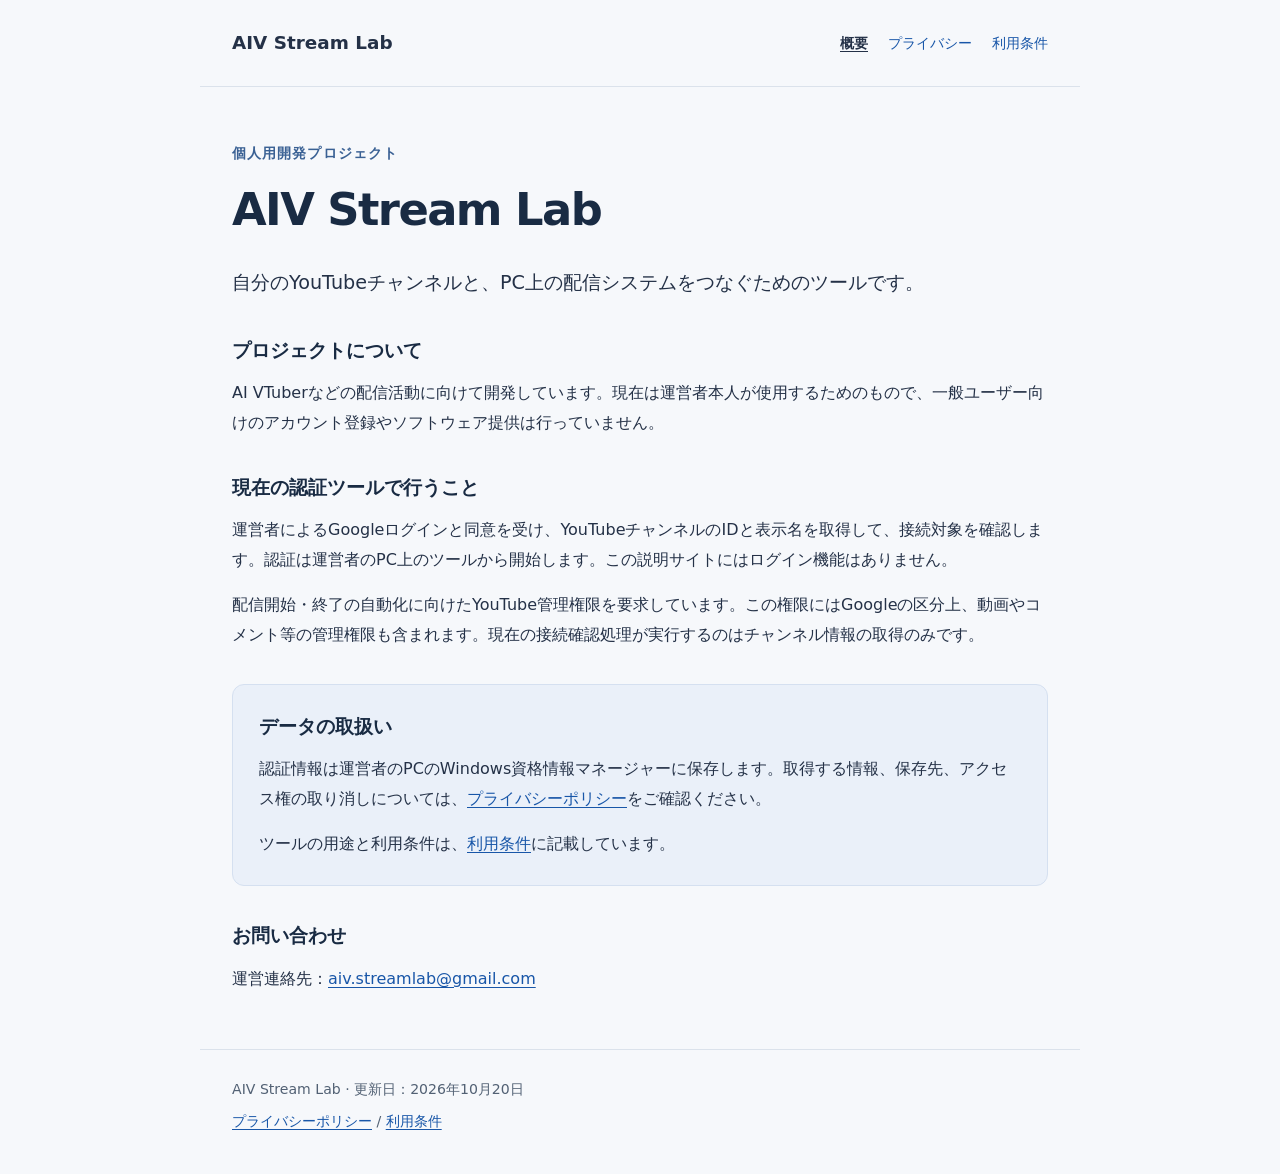
<file: index.html>
<!doctype html>
<html lang="ja">
<head>
  <meta charset="utf-8">
  <meta name="viewport" content="width=device-width, initial-scale=1">
  <meta name="description" content="AIV Stream Labの個人用YouTube接続ツールについての説明とデータの取扱い。">
  <title>AIV Stream Lab</title>
  <link rel="stylesheet" href="style.css">
</head>
<body>
  <header><a class="brand" href="index.html">AIV Stream Lab</a><nav aria-label="メイン"><a href="index.html" aria-current="page">概要</a><a href="privacy.html">プライバシー</a><a href="terms.html">利用条件</a></nav></header>
  <main>
    <p class="eyebrow">個人用開発プロジェクト</p>
    <h1>AIV Stream Lab</h1>
    <p class="lead">自分のYouTubeチャンネルと、PC上の配信システムをつなぐためのツールです。</p>
    <section><h2>プロジェクトについて</h2><p>AI VTuberなどの配信活動に向けて開発しています。現在は運営者本人が使用するためのもので、一般ユーザー向けのアカウント登録やソフトウェア提供は行っていません。</p></section>
    <section><h2>現在の認証ツールで行うこと</h2><p>運営者によるGoogleログインと同意を受け、YouTubeチャンネルのIDと表示名を取得して、接続対象を確認します。認証は運営者のPC上のツールから開始します。この説明サイトにはログイン機能はありません。</p><p>配信開始・終了の自動化に向けたYouTube管理権限を要求しています。この権限にはGoogleの区分上、動画やコメント等の管理権限も含まれます。現在の接続確認処理が実行するのはチャンネル情報の取得のみです。</p></section>
    <section class="panel"><h2>データの取扱い</h2><p>認証情報は運営者のPCのWindows資格情報マネージャーに保存します。取得する情報、保存先、アクセス権の取り消しについては、<a href="privacy.html">プライバシーポリシー</a>をご確認ください。</p><p>ツールの用途と利用条件は、<a href="terms.html">利用条件</a>に記載しています。</p></section>
    <section><h2>お問い合わせ</h2><p>運営連絡先：<a href="mailto:aiv.streamlab@gmail.com">aiv.streamlab@gmail.com</a></p></section>
  </main>
  <footer><p>AIV Stream Lab · 更新日：2026年10月20日</p><p><a href="privacy.html">プライバシーポリシー</a> / <a href="terms.html">利用条件</a></p></footer>
</body>
</html>
</file>
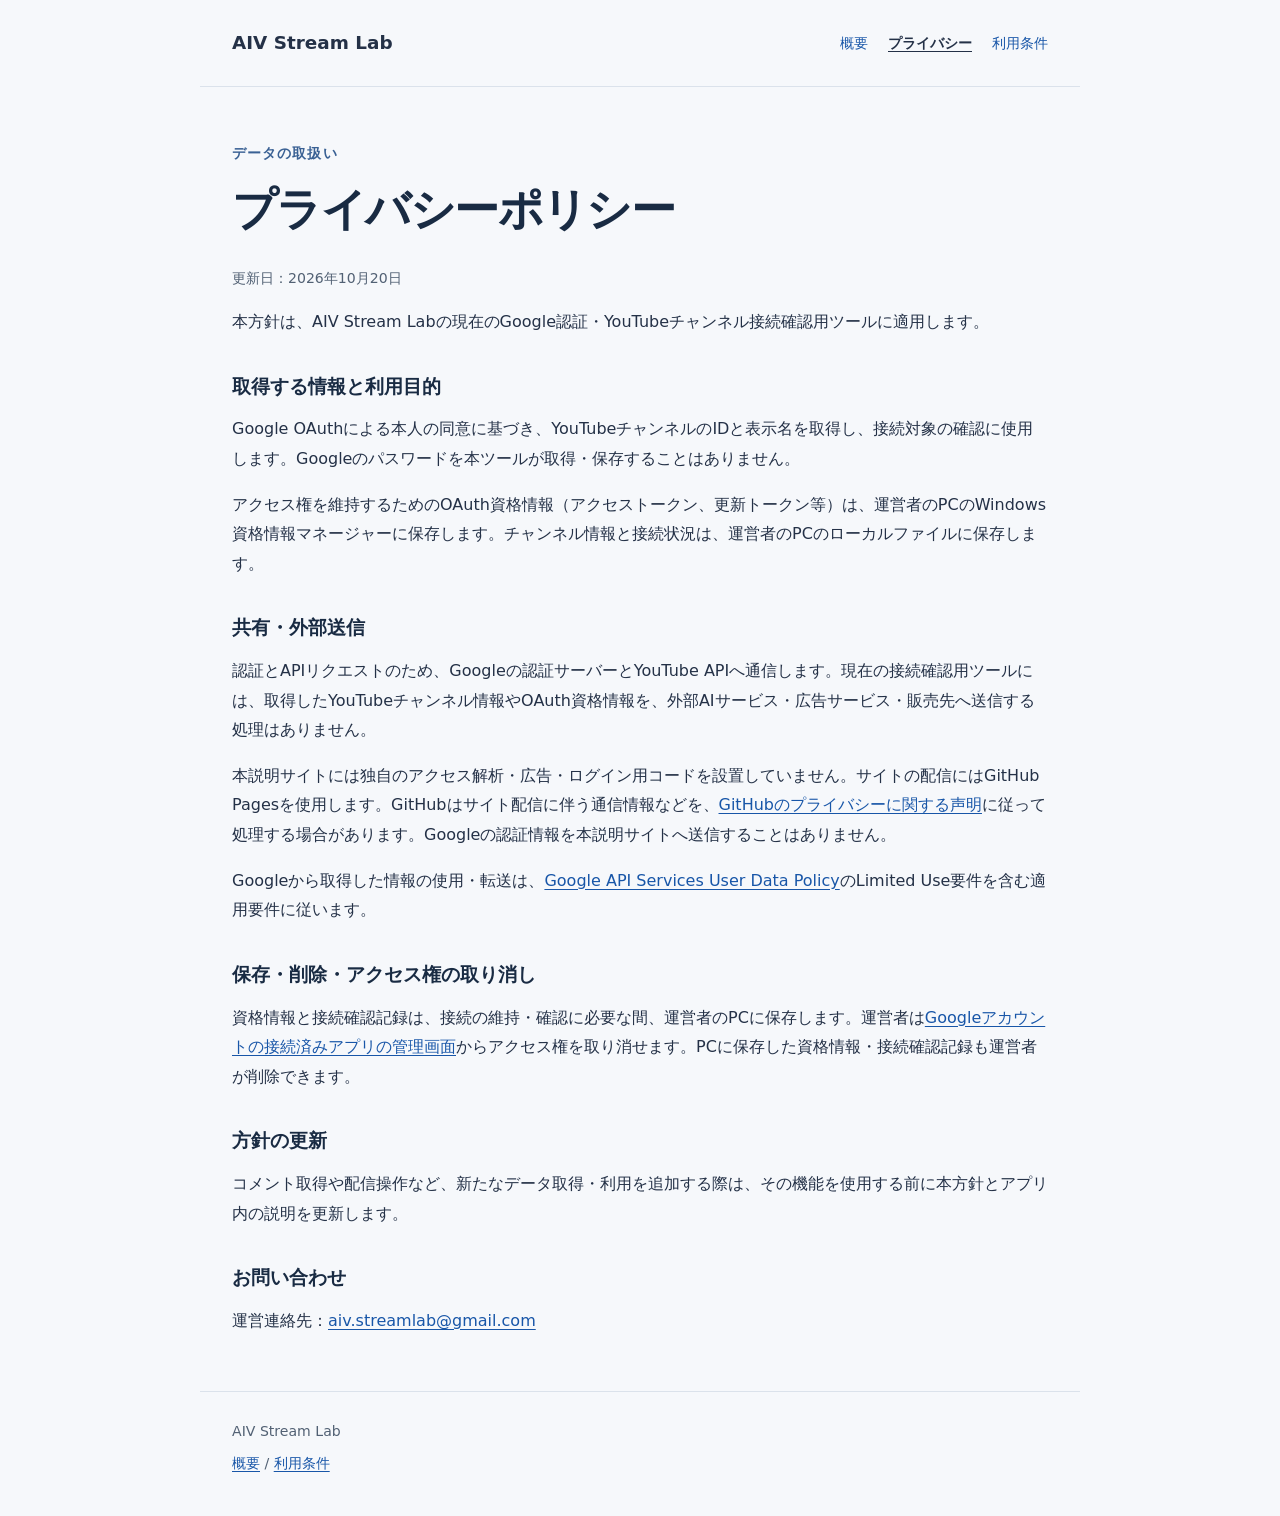
<file: privacy.html>
<!doctype html>
<html lang="ja">
<head>
  <meta charset="utf-8">
  <meta name="viewport" content="width=device-width, initial-scale=1">
  <meta name="description" content="AIV Stream Lab認証用ツールの取得情報、利用目的、保存、共有、削除について。">
  <title>プライバシーポリシー | AIV Stream Lab</title>
  <link rel="stylesheet" href="style.css">
</head>
<body>
  <header><a class="brand" href="index.html">AIV Stream Lab</a><nav aria-label="メイン"><a href="index.html">概要</a><a href="privacy.html" aria-current="page">プライバシー</a><a href="terms.html">利用条件</a></nav></header>
  <main>
    <p class="eyebrow">データの取扱い</p>
    <h1>プライバシーポリシー</h1>
    <p class="updated">更新日：2026年10月20日</p>
    <p>本方針は、AIV Stream Labの現在のGoogle認証・YouTubeチャンネル接続確認用ツールに適用します。</p>
    <section><h2>取得する情報と利用目的</h2><p>Google OAuthによる本人の同意に基づき、YouTubeチャンネルのIDと表示名を取得し、接続対象の確認に使用します。Googleのパスワードを本ツールが取得・保存することはありません。</p><p>アクセス権を維持するためのOAuth資格情報（アクセストークン、更新トークン等）は、運営者のPCのWindows資格情報マネージャーに保存します。チャンネル情報と接続状況は、運営者のPCのローカルファイルに保存します。</p></section>
    <section><h2>共有・外部送信</h2><p>認証とAPIリクエストのため、Googleの認証サーバーとYouTube APIへ通信します。現在の接続確認用ツールには、取得したYouTubeチャンネル情報やOAuth資格情報を、外部AIサービス・広告サービス・販売先へ送信する処理はありません。</p><p>本説明サイトには独自のアクセス解析・広告・ログイン用コードを設置していません。サイトの配信にはGitHub Pagesを使用します。GitHubはサイト配信に伴う通信情報などを、<a href="https://docs.github.com/en/site-policy/privacy-policies/github-general-privacy-statement">GitHubのプライバシーに関する声明</a>に従って処理する場合があります。Googleの認証情報を本説明サイトへ送信することはありません。</p><p>Googleから取得した情報の使用・転送は、<a href="https://developers.google.com/terms/api-services-user-data-policy">Google API Services User Data Policy</a>のLimited Use要件を含む適用要件に従います。</p></section>
    <section><h2>保存・削除・アクセス権の取り消し</h2><p>資格情報と接続確認記録は、接続の維持・確認に必要な間、運営者のPCに保存します。運営者は<a href="https://myaccount.google.com/connections">Googleアカウントの接続済みアプリの管理画面</a>からアクセス権を取り消せます。PCに保存した資格情報・接続確認記録も運営者が削除できます。</p></section>
    <section><h2>方針の更新</h2><p>コメント取得や配信操作など、新たなデータ取得・利用を追加する際は、その機能を使用する前に本方針とアプリ内の説明を更新します。</p></section>
    <section><h2>お問い合わせ</h2><p>運営連絡先：<a href="mailto:aiv.streamlab@gmail.com">aiv.streamlab@gmail.com</a></p></section>
  </main>
  <footer><p>AIV Stream Lab</p><p><a href="index.html">概要</a> / <a href="terms.html">利用条件</a></p></footer>
</body>
</html>
</file>
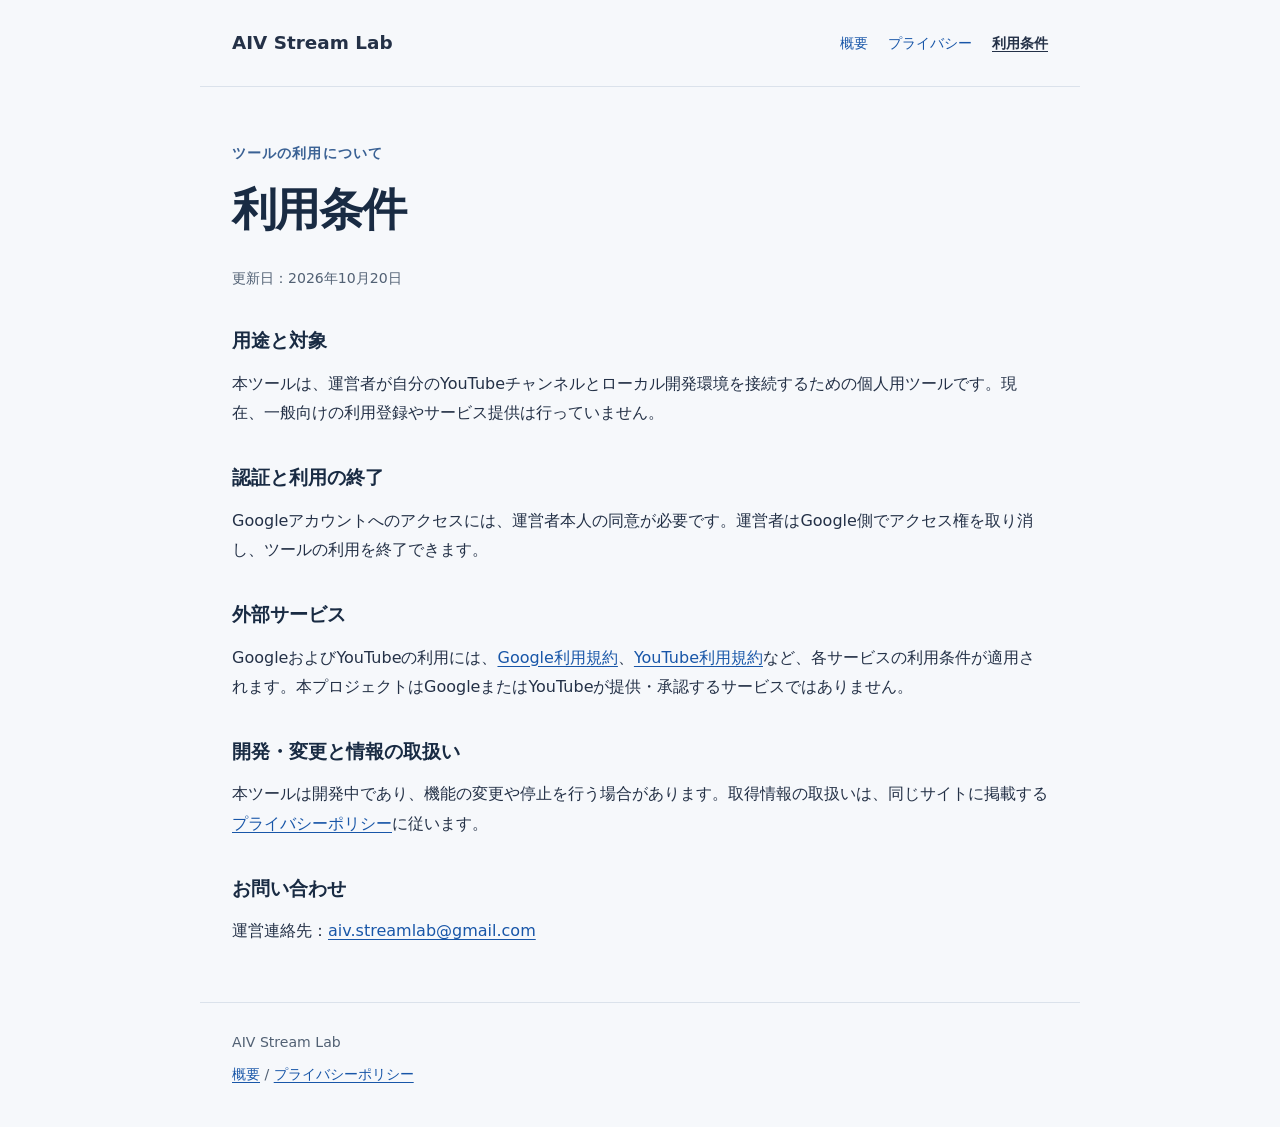
<file: terms.html>
<!doctype html>
<html lang="ja">
<head>
  <meta charset="utf-8">
  <meta name="viewport" content="width=device-width, initial-scale=1">
  <meta name="description" content="AIV Stream Lab認証用ツールの用途と利用条件。">
  <title>利用条件 | AIV Stream Lab</title>
  <link rel="stylesheet" href="style.css">
</head>
<body>
  <header><a class="brand" href="index.html">AIV Stream Lab</a><nav aria-label="メイン"><a href="index.html">概要</a><a href="privacy.html">プライバシー</a><a href="terms.html" aria-current="page">利用条件</a></nav></header>
  <main>
    <p class="eyebrow">ツールの利用について</p>
    <h1>利用条件</h1>
    <p class="updated">更新日：2026年10月20日</p>
    <section><h2>用途と対象</h2><p>本ツールは、運営者が自分のYouTubeチャンネルとローカル開発環境を接続するための個人用ツールです。現在、一般向けの利用登録やサービス提供は行っていません。</p></section>
    <section><h2>認証と利用の終了</h2><p>Googleアカウントへのアクセスには、運営者本人の同意が必要です。運営者はGoogle側でアクセス権を取り消し、ツールの利用を終了できます。</p></section>
    <section><h2>外部サービス</h2><p>GoogleおよびYouTubeの利用には、<a href="https://policies.google.com/terms">Google利用規約</a>、<a href="https://www.youtube.com/t/terms">YouTube利用規約</a>など、各サービスの利用条件が適用されます。本プロジェクトはGoogleまたはYouTubeが提供・承認するサービスではありません。</p></section>
    <section><h2>開発・変更と情報の取扱い</h2><p>本ツールは開発中であり、機能の変更や停止を行う場合があります。取得情報の取扱いは、同じサイトに掲載する<a href="privacy.html">プライバシーポリシー</a>に従います。</p></section>
    <section><h2>お問い合わせ</h2><p>運営連絡先：<a href="mailto:aiv.streamlab@gmail.com">aiv.streamlab@gmail.com</a></p></section>
  </main>
  <footer><p>AIV Stream Lab</p><p><a href="index.html">概要</a> / <a href="privacy.html">プライバシーポリシー</a></p></footer>
</body>
</html>
</file>
<file: style.css>
:root { color-scheme: light; font-family: system-ui, -apple-system, "Segoe UI", "Noto Sans JP", sans-serif; color: #243147; background: #f6f8fb; font-size: 16px; }
* { box-sizing: border-box; }
body { margin: 0; line-height: 1.85; }
a { color: #1856a8; text-underline-offset: .2em; overflow-wrap: anywhere; }
a:hover { color: #123b72; }
a:focus-visible { outline: 3px solid #2277ce; outline-offset: 5px; }
header, main, footer { max-width: 880px; margin-inline: auto; padding-inline: 32px; }
header { display: flex; align-items: center; justify-content: space-between; flex-wrap: wrap; gap: 16px; padding-block: 26px; border-bottom: 1px solid #dbe2eb; }
.brand { color: #243147; font-weight: 750; font-size: 1.15rem; text-decoration: none; }
nav { display: flex; flex-wrap: wrap; gap: 20px; font-size: .88rem; }
nav a { text-decoration: none; }
nav a[aria-current] { color: #243147; text-decoration: underline; font-weight: 650; }
main { padding-block: 54px 40px; }
.eyebrow { color: #3a6194; font-size: .85rem; font-weight: 650; letter-spacing: .08em; margin: 0 0 12px; }
h1 { color: #192b43; font-size: clamp(1.8rem, 5vw, 2.8rem); line-height: 1.45; letter-spacing: -.035em; margin: 0 0 22px; overflow-wrap: anywhere; }
.lead { font-size: 1.2rem; max-width: 38em; }
h2 { color: #192b43; font-size: 1.2rem; line-height: 1.65; margin: 0 0 12px; }
p { margin: 0 0 16px; }
section { margin-top: 34px; }
.panel { background: #eaf0f9; border: 1px solid #d5e0f0; border-radius: 12px; padding: 26px; }
.panel p:last-child { margin-bottom: 0; }
.updated, footer { color: #526174; font-size: .88rem; }
footer { padding-block: 26px 34px; border-top: 1px solid #dbe2eb; }
footer p { margin-bottom: 6px; }
@media (max-width: 540px) { header, main, footer { padding-inline: 22px; } header { align-items: flex-start; flex-direction: column; gap: 12px; } nav { gap: 18px; } main { padding-top: 36px; } .panel { padding: 20px; } }
</file>
